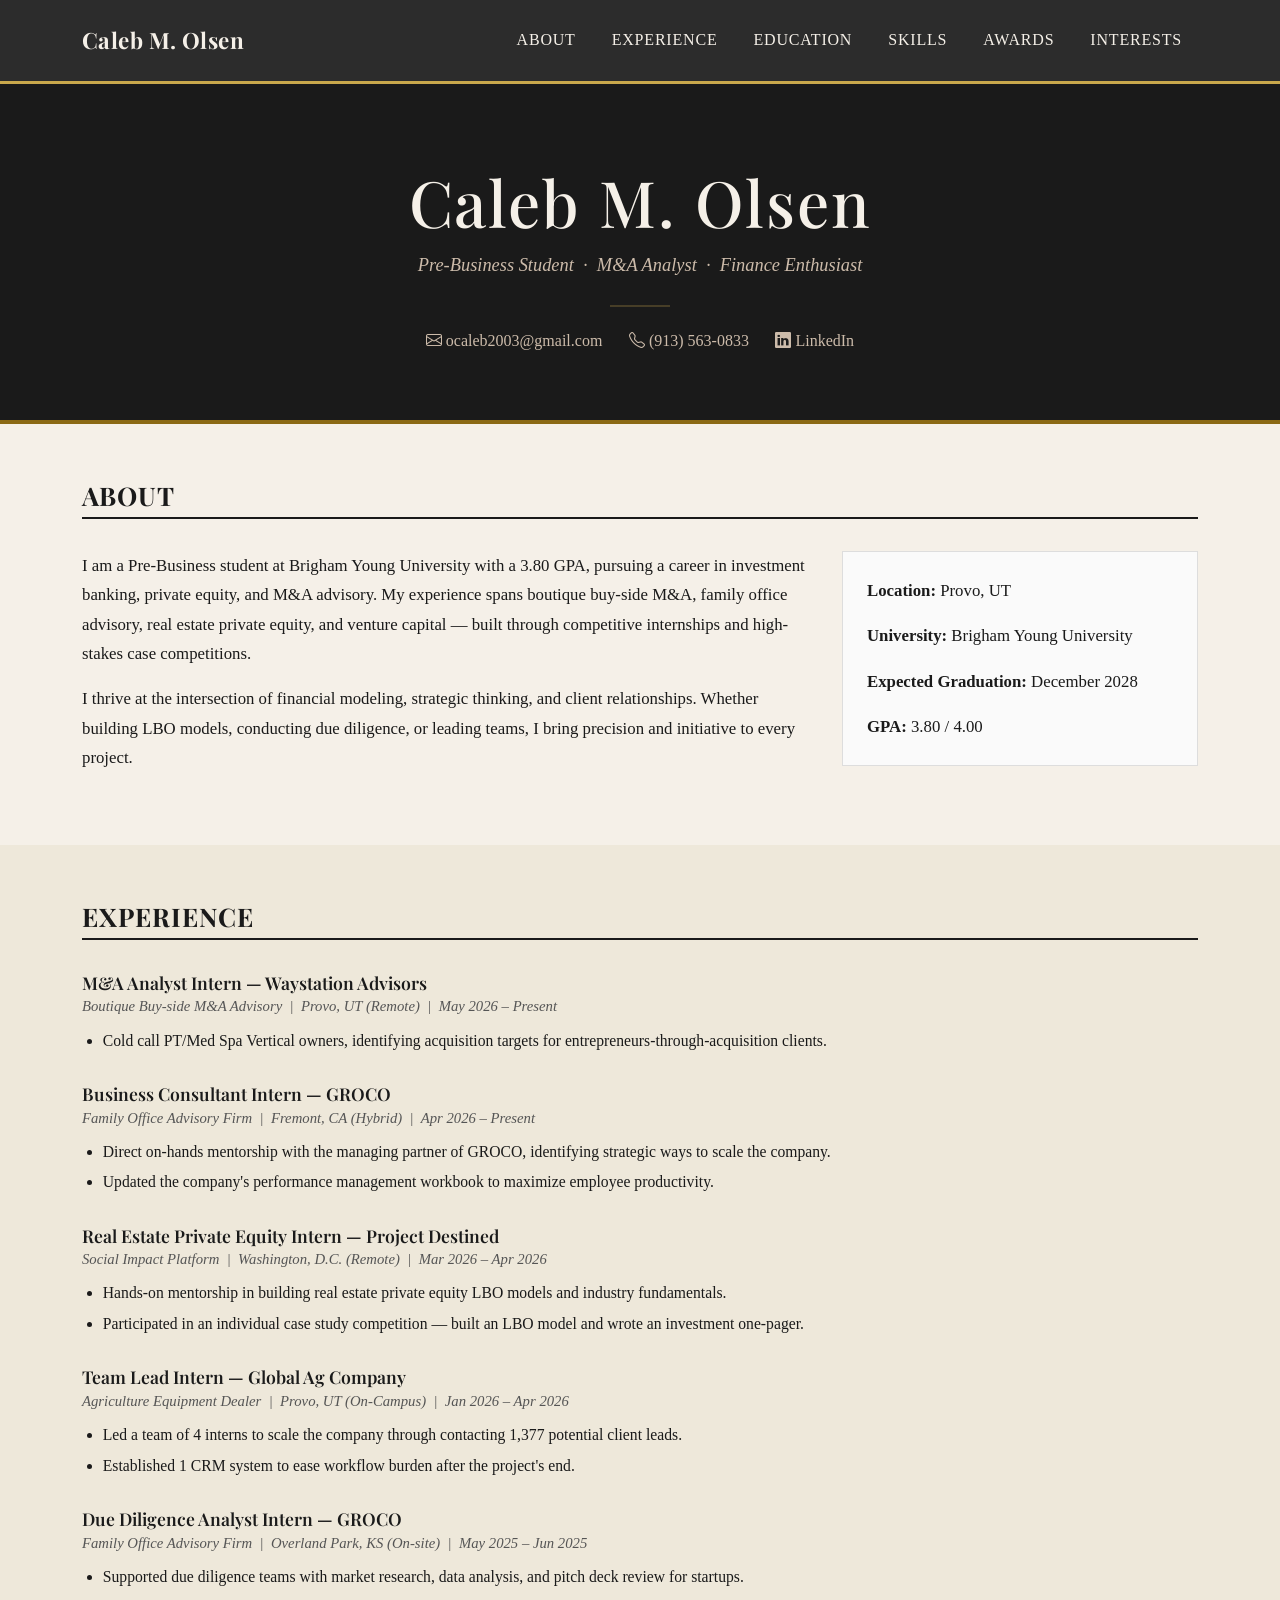
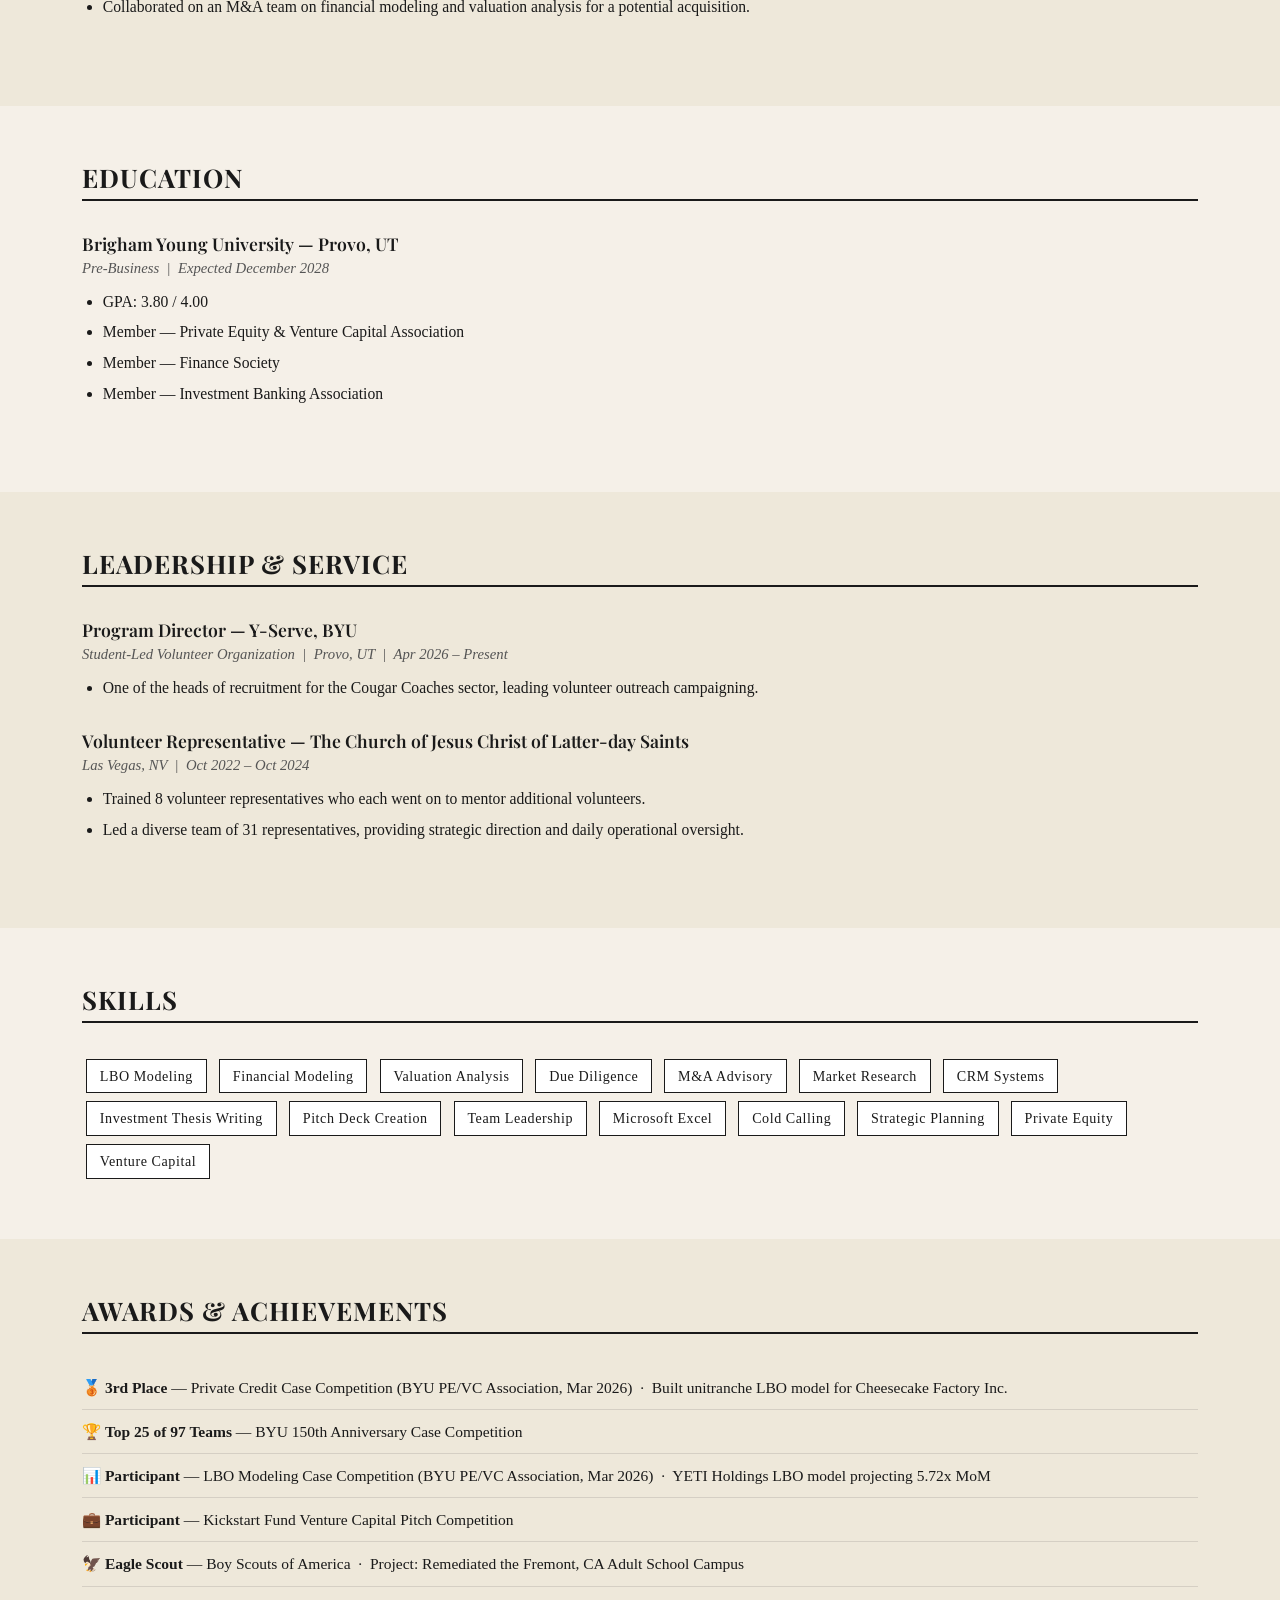
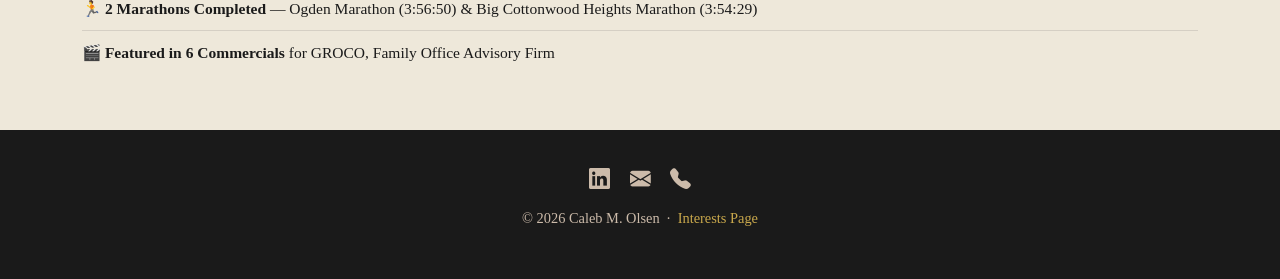
<file: index.html>
<!DOCTYPE html>
<html lang="en">
<head>
  <meta charset="UTF-8" />
  <meta name="viewport" content="width=device-width, initial-scale=1.0" />
  <title>Caleb M. Olsen | Finance & M&A</title>
  <link href="https://cdn.jsdelivr.net/npm/bootstrap@5.3.2/dist/css/bootstrap.min.css" rel="stylesheet" />
  <link href="https://fonts.googleapis.com/css2?family=Playfair+Display:wght@400;600;700&family=EB+Garamond:ital,wght@0,400;0,500;1,400&display=swap" rel="stylesheet" />
  <link href="https://cdn.jsdelivr.net/npm/bootstrap-icons@1.11.1/font/bootstrap-icons.css" rel="stylesheet" />
  <style>
    :root {
      --bg: #f5f0e8;
      --text: #1a1a1a;
      --accent: #c9a84c;
      --muted: #555555;
      --border: #cccccc;
      --light-bg: #eee8da;
      --dark: #1a1a1a;
    }
    * { box-sizing: border-box; margin: 0; padding: 0; }
    body {
      background: var(--bg);
      color: var(--text);
      font-family: 'Times New Roman', Times, Georgia, serif;
      font-size: 1.05rem;
      line-height: 1.75;
    }
    h1, h2, h3, h4, h5 {
      font-family: 'Playfair Display', Georgia, serif;
      color: var(--text);
    }

    /* NAV */
    nav.navbar {
      background: #2c2c2c !important;
      border-bottom: 3px solid #c9a84c;
      padding: 1rem 2rem;
    }
    .navbar-brand {
      font-family: 'Playfair Display', serif;
      font-size: 1.4rem;
      font-weight: 700;
      color: #f5f0e8 !important;
      letter-spacing: 0.02em;
    }
    .nav-link {
      font-family: 'Times New Roman', Times, serif;
      font-size: 1rem;
      color: #f5f0e8 !important;
      letter-spacing: 0.05em;
      text-transform: uppercase;
      padding: 0.4rem 1rem !important;
      border-bottom: 2px solid transparent;
      transition: border-color 0.2s, color 0.2s;
    }
    .nav-link:hover { border-bottom: 2px solid #c9a84c; color: #c9a84c !important; }
    .navbar-toggler { border-color: #c9a84c; }

    /* BANNER / HERO */
    #hero {
      background: #1a1a1a;
      border-bottom: 4px solid #8b6914;
      padding: 5rem 2rem 4rem;
      text-align: center;
    }
    #hero h1 {
      font-size: clamp(2.4rem, 5vw, 4rem);
      letter-spacing: 0.03em;
      margin-bottom: 0.5rem;
      color: #f5f0e8;
    }
    #hero .subtitle {
      font-size: 1.15rem;
      color: #ccbbaa;
      font-style: italic;
      margin-bottom: 1.5rem;
    }
    .hero-divider {
      width: 60px;
      border: none;
      border-top: 2px solid #c9a84c;
      margin: 1.2rem auto;
    }
    .hero-contact a {
      color: #ccbbaa;
      text-decoration: none;
      margin: 0 0.7rem;
      font-size: 1rem;
    }
    .hero-contact a:hover { color: #c9a84c; text-decoration: underline; }

    /* SECTIONS */
    section { padding: 3.5rem 0; }
    section:nth-child(even) { background: var(--light-bg); }
    .section-title {
      font-size: 1.6rem;
      font-weight: 700;
      letter-spacing: 0.04em;
      border-bottom: 2px solid #1a1a1a;
      padding-bottom: 0.4rem;
      margin-bottom: 2rem;
      text-transform: uppercase;
    }

    /* RESUME ENTRIES */
    .resume-entry { margin-bottom: 1.8rem; }
    .resume-entry h5 {
      font-size: 1.1rem;
      font-weight: 600;
      margin-bottom: 0.1rem;
    }
    .resume-meta {
      font-size: 0.92rem;
      color: var(--muted);
      font-style: italic;
      margin-bottom: 0.4rem;
    }
    .resume-entry ul {
      padding-left: 1.3rem;
      margin: 0;
    }
    .resume-entry ul li { margin-bottom: 0.2rem; font-size: 0.98rem; }

    /* SKILLS */
    .skill-badge {
      display: inline-block;
      border: 1px solid #1a1a1a;
      padding: 0.25rem 0.8rem;
      margin: 0.25rem;
      font-size: 0.88rem;
      font-family: 'Times New Roman', Times, serif;
      letter-spacing: 0.04em;
      background: #fff;
    }
    .skill-badge:hover { background: #1a1a1a; color: #f5f0e8; }

    /* AWARDS */
    .award-item {
      padding: 0.5rem 0;
      border-bottom: 1px solid #d5cfc4;
      font-size: 0.97rem;
    }
    .award-item:last-child { border-bottom: none; }

    /* FOOTER */
    footer {
      background: #1a1a1a;
      color: #ccbbaa;
      text-align: center;
      padding: 2rem;
      font-family: 'Times New Roman', Times, serif;
      font-size: 0.9rem;
    }
    footer a { color: #c9a84c; text-decoration: none; }
    footer a:hover { color: #fff; }
    .social-icon { font-size: 1.3rem; margin: 0 0.5rem; color: #ccbbaa; }
    .social-icon:hover { color: #c9a84c; }
  </style>
</head>
<body>

<!-- NAVBAR -->
<nav class="navbar navbar-expand-lg navbar-light sticky-top">
  <div class="container">
    <a class="navbar-brand" href="index.html">Caleb M. Olsen</a>
    <button class="navbar-toggler" type="button" data-bs-toggle="collapse" data-bs-target="#navbarNav">
      <span class="navbar-toggler-icon"></span>
    </button>
    <div class="collapse navbar-collapse justify-content-end" id="navbarNav">
      <ul class="navbar-nav gap-1">
        <li class="nav-item"><a class="nav-link" href="#about">About</a></li>
        <li class="nav-item"><a class="nav-link" href="#experience">Experience</a></li>
        <li class="nav-item"><a class="nav-link" href="#education">Education</a></li>
        <li class="nav-item"><a class="nav-link" href="#skills">Skills</a></li>
        <li class="nav-item"><a class="nav-link" href="#awards">Awards</a></li>
        <li class="nav-item"><a class="nav-link" href="scratch.html">Interests</a></li>
      </ul>
    </div>
  </div>
</nav>

<!-- HERO -->
<section id="hero">
  <h1>Caleb M. Olsen</h1>
  <p class="subtitle">Pre-Business Student &nbsp;·&nbsp; M&A Analyst &nbsp;·&nbsp; Finance Enthusiast</p>
  <hr class="hero-divider" />
  <div class="hero-contact">
    <a href="mailto:ocaleb2003@gmail.com"><i class="bi bi-envelope"></i> ocaleb2003@gmail.com</a>
    <a href="tel:9135630833"><i class="bi bi-telephone"></i> (913) 563-0833</a>
    <a href="https://www.linkedin.com/in/caleb-olsen-09a81924a/" target="_blank"><i class="bi bi-linkedin"></i> LinkedIn</a>
  </div>
</section>

<!-- ABOUT -->
<section id="about">
  <div class="container">
    <h2 class="section-title">About</h2>
    <div class="row">
      <div class="col-lg-8">
        <p>
          I am a Pre-Business student at Brigham Young University with a 3.80 GPA, pursuing a career in investment banking, private equity, and M&A advisory. My experience spans boutique buy-side M&A, family office advisory, real estate private equity, and venture capital — built through competitive internships and high-stakes case competitions.
        </p>
        <p>
          I thrive at the intersection of financial modeling, strategic thinking, and client relationships. Whether building LBO models, conducting due diligence, or leading teams, I bring precision and initiative to every project.
        </p>
      </div>
      <div class="col-lg-4 mt-3 mt-lg-0">
        <div style="border:1px solid #ddd; padding:1.5rem; background:#fafafa;">
          <p><strong>Location:</strong> Provo, UT</p>
          <p><strong>University:</strong> Brigham Young University</p>
          <p><strong>Expected Graduation:</strong> December 2028</p>
          <p class="mb-0"><strong>GPA:</strong> 3.80 / 4.00</p>
        </div>
      </div>
    </div>
  </div>
</section>

<!-- EXPERIENCE -->
<section id="experience">
  <div class="container">
    <h2 class="section-title">Experience</h2>

    <div class="resume-entry">
      <h5>M&A Analyst Intern — Waystation Advisors</h5>
      <div class="resume-meta">Boutique Buy-side M&A Advisory &nbsp;|&nbsp; Provo, UT (Remote) &nbsp;|&nbsp; May 2026 – Present</div>
      <ul>
        <li>Cold call PT/Med Spa Vertical owners, identifying acquisition targets for entrepreneurs-through-acquisition clients.</li>
      </ul>
    </div>

    <div class="resume-entry">
      <h5>Business Consultant Intern — GROCO</h5>
      <div class="resume-meta">Family Office Advisory Firm &nbsp;|&nbsp; Fremont, CA (Hybrid) &nbsp;|&nbsp; Apr 2026 – Present</div>
      <ul>
        <li>Direct on-hands mentorship with the managing partner of GROCO, identifying strategic ways to scale the company.</li>
        <li>Updated the company's performance management workbook to maximize employee productivity.</li>
      </ul>
    </div>

    <div class="resume-entry">
      <h5>Real Estate Private Equity Intern — Project Destined</h5>
      <div class="resume-meta">Social Impact Platform &nbsp;|&nbsp; Washington, D.C. (Remote) &nbsp;|&nbsp; Mar 2026 – Apr 2026</div>
      <ul>
        <li>Hands-on mentorship in building real estate private equity LBO models and industry fundamentals.</li>
        <li>Participated in an individual case study competition — built an LBO model and wrote an investment one-pager.</li>
      </ul>
    </div>

    <div class="resume-entry">
      <h5>Team Lead Intern — Global Ag Company</h5>
      <div class="resume-meta">Agriculture Equipment Dealer &nbsp;|&nbsp; Provo, UT (On-Campus) &nbsp;|&nbsp; Jan 2026 – Apr 2026</div>
      <ul>
        <li>Led a team of 4 interns to scale the company through contacting 1,377 potential client leads.</li>
        <li>Established 1 CRM system to ease workflow burden after the project's end.</li>
      </ul>
    </div>

    <div class="resume-entry">
      <h5>Due Diligence Analyst Intern — GROCO</h5>
      <div class="resume-meta">Family Office Advisory Firm &nbsp;|&nbsp; Overland Park, KS (On-site) &nbsp;|&nbsp; May 2025 – Jun 2025</div>
      <ul>
        <li>Supported due diligence teams with market research, data analysis, and pitch deck review for startups.</li>
        <li>Collaborated on an M&A team on financial modeling and valuation analysis for a potential acquisition.</li>
      </ul>
    </div>
  </div>
</section>

<!-- EDUCATION -->
<section id="education">
  <div class="container">
    <h2 class="section-title">Education</h2>
    <div class="resume-entry">
      <h5>Brigham Young University — Provo, UT</h5>
      <div class="resume-meta">Pre-Business &nbsp;|&nbsp; Expected December 2028</div>
      <ul>
        <li>GPA: 3.80 / 4.00</li>
        <li>Member — Private Equity &amp; Venture Capital Association</li>
        <li>Member — Finance Society</li>
        <li>Member — Investment Banking Association</li>
      </ul>
    </div>
  </div>
</section>

<!-- LEADERSHIP -->
<section id="leadership">
  <div class="container">
    <h2 class="section-title">Leadership &amp; Service</h2>

    <div class="resume-entry">
      <h5>Program Director — Y-Serve, BYU</h5>
      <div class="resume-meta">Student-Led Volunteer Organization &nbsp;|&nbsp; Provo, UT &nbsp;|&nbsp; Apr 2026 – Present</div>
      <ul>
        <li>One of the heads of recruitment for the Cougar Coaches sector, leading volunteer outreach campaigning.</li>
      </ul>
    </div>

    <div class="resume-entry">
      <h5>Volunteer Representative — The Church of Jesus Christ of Latter-day Saints</h5>
      <div class="resume-meta">Las Vegas, NV &nbsp;|&nbsp; Oct 2022 – Oct 2024</div>
      <ul>
        <li>Trained 8 volunteer representatives who each went on to mentor additional volunteers.</li>
        <li>Led a diverse team of 31 representatives, providing strategic direction and daily operational oversight.</li>
      </ul>
    </div>
  </div>
</section>

<!-- SKILLS -->
<section id="skills">
  <div class="container">
    <h2 class="section-title">Skills</h2>
    <div>
      <span class="skill-badge">LBO Modeling</span>
      <span class="skill-badge">Financial Modeling</span>
      <span class="skill-badge">Valuation Analysis</span>
      <span class="skill-badge">Due Diligence</span>
      <span class="skill-badge">M&A Advisory</span>
      <span class="skill-badge">Market Research</span>
      <span class="skill-badge">CRM Systems</span>
      <span class="skill-badge">Investment Thesis Writing</span>
      <span class="skill-badge">Pitch Deck Creation</span>
      <span class="skill-badge">Team Leadership</span>
      <span class="skill-badge">Microsoft Excel</span>
      <span class="skill-badge">Cold Calling</span>
      <span class="skill-badge">Strategic Planning</span>
      <span class="skill-badge">Private Equity</span>
      <span class="skill-badge">Venture Capital</span>
    </div>
  </div>
</section>

<!-- AWARDS -->
<section id="awards">
  <div class="container">
    <h2 class="section-title">Awards &amp; Achievements</h2>
    <div class="award-item">🥉 <strong>3rd Place</strong> — Private Credit Case Competition (BYU PE/VC Association, Mar 2026) &nbsp;·&nbsp; Built unitranche LBO model for Cheesecake Factory Inc.</div>
    <div class="award-item">🏆 <strong>Top 25 of 97 Teams</strong> — BYU 150th Anniversary Case Competition</div>
    <div class="award-item">📊 <strong>Participant</strong> — LBO Modeling Case Competition (BYU PE/VC Association, Mar 2026) &nbsp;·&nbsp; YETI Holdings LBO model projecting 5.72x MoM</div>
    <div class="award-item">💼 <strong>Participant</strong> — Kickstart Fund Venture Capital Pitch Competition</div>
    <div class="award-item">🦅 <strong>Eagle Scout</strong> — Boy Scouts of America &nbsp;·&nbsp; Project: Remediated the Fremont, CA Adult School Campus</div>
    <div class="award-item">🏃 <strong>2 Marathons Completed</strong> — Ogden Marathon (3:56:50) &amp; Big Cottonwood Heights Marathon (3:54:29)</div>
    <div class="award-item">🎬 <strong>Featured in 6 Commercials</strong> for GROCO, Family Office Advisory Firm</div>
  </div>
</section>

<!-- FOOTER -->
<footer>
  <p class="mb-2">
    <a href="https://www.linkedin.com/in/caleb-olsen-09a81924a/" target="_blank" class="social-icon"><i class="bi bi-linkedin"></i></a>
    <a href="mailto:ocaleb2003@gmail.com" class="social-icon"><i class="bi bi-envelope-fill"></i></a>
    <a href="tel:9135630833" class="social-icon"><i class="bi bi-telephone-fill"></i></a>
  </p>
  <p>&copy; 2026 Caleb M. Olsen &nbsp;·&nbsp; <a href="scratch.html">Interests Page</a></p>
</footer>

<script src="https://cdn.jsdelivr.net/npm/bootstrap@5.3.2/dist/js/bootstrap.bundle.min.js"></script>
</body>
</html>
</file>
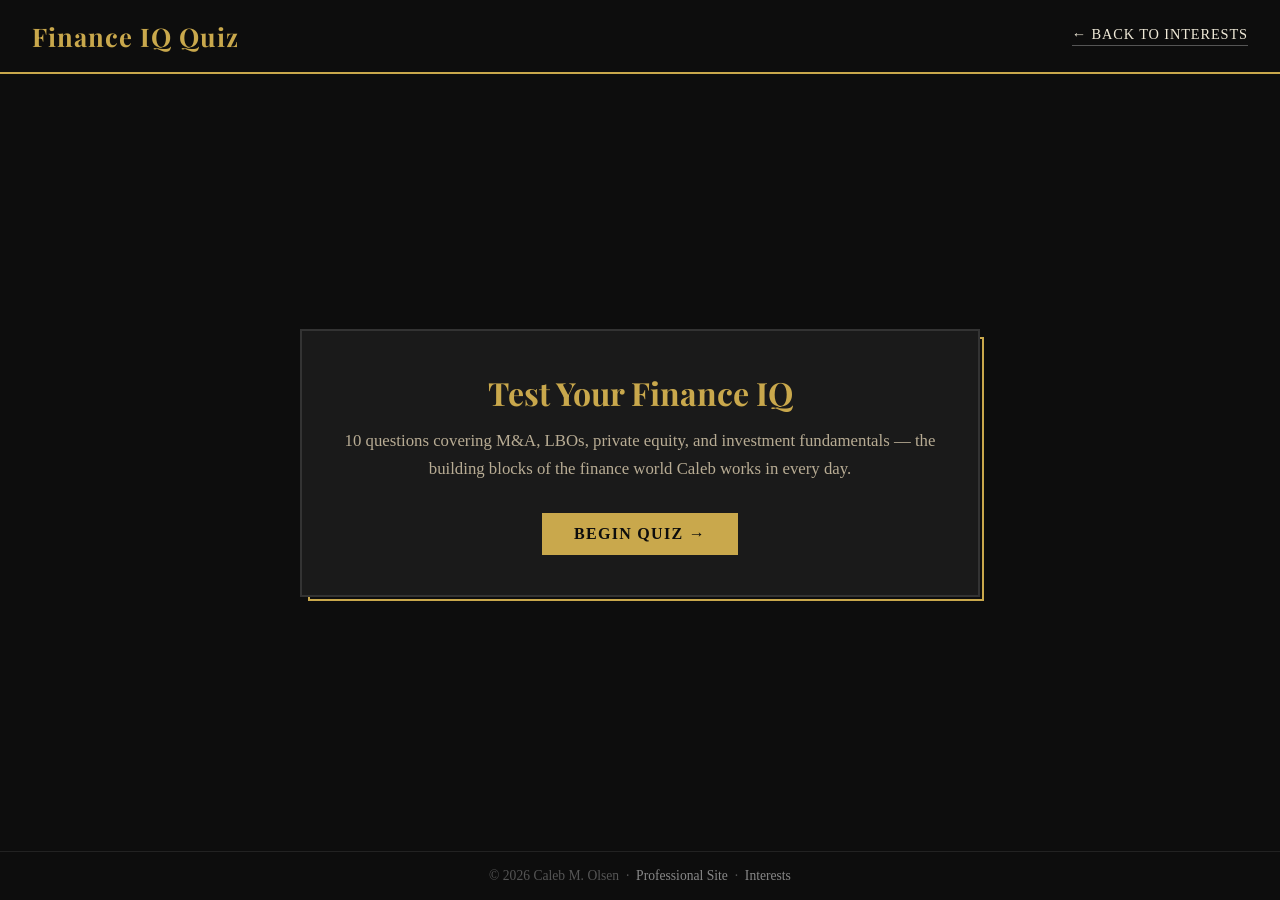
<file: app.html>
<!DOCTYPE html>
<html lang="en">
<head>
  <meta charset="UTF-8" />
  <meta name="viewport" content="width=device-width, initial-scale=1.0" />
  <title>Finance IQ Quiz — Caleb M. Olsen</title>
  <style>
    /* ===== ALL STYLES IN ONE PAGE ===== */
    @import url('https://fonts.googleapis.com/css2?family=Playfair+Display:wght@700&family=EB+Garamond:ital,wght@0,400;0,500;1,400&display=swap');

    *, *::before, *::after { box-sizing: border-box; margin: 0; padding: 0; }

    body {
      font-family: 'Times New Roman', Times, Georgia, serif;
      background: #0d0d0d;
      color: #f0ead8;
      min-height: 100vh;
      display: flex;
      flex-direction: column;
    }

    header {
      background: #0d0d0d;
      border-bottom: 2px solid #c9a84c;
      padding: 1.2rem 2rem;
      display: flex;
      align-items: center;
      justify-content: space-between;
      flex-wrap: wrap;
      gap: 0.5rem;
    }
    header h1 {
      font-family: 'Playfair Display', Georgia, serif;
      font-size: 1.6rem;
      color: #c9a84c;
      letter-spacing: 0.04em;
    }
    header a {
      color: #f0ead8;
      text-decoration: none;
      font-size: 0.9rem;
      letter-spacing: 0.06em;
      text-transform: uppercase;
      border-bottom: 1px solid #555;
      padding-bottom: 2px;
    }
    header a:hover { border-color: #c9a84c; color: #c9a84c; }

    main {
      flex: 1;
      display: flex;
      align-items: center;
      justify-content: center;
      padding: 2rem 1rem;
    }

    .quiz-card {
      background: #1a1a1a;
      border: 2px solid #333;
      max-width: 680px;
      width: 100%;
      padding: 2.5rem;
      position: relative;
    }

    .quiz-card::before {
      content: '';
      position: absolute;
      top: 6px; left: 6px; right: -6px; bottom: -6px;
      border: 2px solid #c9a84c;
      z-index: -1;
      pointer-events: none;
    }

    /* START SCREEN */
    #start-screen { text-align: center; }
    #start-screen h2 {
      font-family: 'Playfair Display', Georgia, serif;
      font-size: 2rem;
      color: #c9a84c;
      margin-bottom: 0.8rem;
    }
    #start-screen p {
      font-size: 1.05rem;
      color: #b8ac94;
      margin-bottom: 1.8rem;
      line-height: 1.7;
    }

    /* QUESTION SCREEN */
    #question-screen { display: none; }
    .progress-bar-wrap {
      background: #333;
      height: 4px;
      border-radius: 2px;
      margin-bottom: 1.5rem;
    }
    .progress-bar-fill {
      height: 4px;
      background: #c9a84c;
      border-radius: 2px;
      transition: width 0.4s ease;
    }
    .q-meta {
      font-size: 0.85rem;
      color: #888;
      letter-spacing: 0.08em;
      text-transform: uppercase;
      margin-bottom: 0.5rem;
    }
    .q-text {
      font-family: 'Playfair Display', Georgia, serif;
      font-size: 1.35rem;
      color: #f0ead8;
      line-height: 1.5;
      margin-bottom: 1.5rem;
    }
    .options { display: flex; flex-direction: column; gap: 0.7rem; }
    .option-btn {
      background: #111;
      border: 1.5px solid #444;
      color: #e8e0cc;
      font-family: 'Times New Roman', Times, serif;
      font-size: 1rem;
      padding: 0.75rem 1.2rem;
      text-align: left;
      cursor: pointer;
      letter-spacing: 0.02em;
      transition: background 0.15s, border-color 0.15s, color 0.15s;
    }
    .option-btn:hover:not(:disabled) {
      background: #222;
      border-color: #c9a84c;
      color: #c9a84c;
    }
    .option-btn.correct {
      background: #1a3a1a;
      border-color: #4caf50;
      color: #81c784;
    }
    .option-btn.wrong {
      background: #3a1a1a;
      border-color: #e57373;
      color: #e57373;
    }
    .option-btn:disabled { cursor: default; }

    .feedback-box {
      margin-top: 1.2rem;
      padding: 1rem;
      border-left: 3px solid #c9a84c;
      background: #111;
      font-size: 0.95rem;
      color: #ccc;
      line-height: 1.6;
      min-height: 60px;
    }
    .feedback-box strong { color: #c9a84c; }

    /* RESULT SCREEN */
    #result-screen { display: none; text-align: center; }
    #result-screen h2 {
      font-family: 'Playfair Display', Georgia, serif;
      font-size: 2rem;
      color: #c9a84c;
      margin-bottom: 0.5rem;
    }
    .score-big {
      font-family: 'Playfair Display', Georgia, serif;
      font-size: 4rem;
      color: #f0ead8;
      line-height: 1;
      margin: 0.8rem 0;
    }
    .score-label {
      font-size: 1rem;
      color: #888;
      margin-bottom: 1.2rem;
    }
    .result-grade {
      font-size: 1.15rem;
      color: #b8ac94;
      font-style: italic;
      margin-bottom: 2rem;
      line-height: 1.7;
    }

    /* SHARED BUTTON */
    .btn-gold {
      background: #c9a84c;
      color: #0d0d0d;
      border: none;
      font-family: 'Times New Roman', Times, serif;
      font-size: 1rem;
      font-weight: bold;
      letter-spacing: 0.08em;
      text-transform: uppercase;
      padding: 0.75rem 2rem;
      cursor: pointer;
      transition: background 0.2s, transform 0.1s;
    }
    .btn-gold:hover { background: #d4b55a; transform: translateY(-1px); }
    .btn-gold:active { transform: translateY(0); }

    .next-btn {
      display: none;
      margin-top: 1rem;
    }

    footer {
      background: #0d0d0d;
      border-top: 1px solid #222;
      text-align: center;
      padding: 1rem;
      font-size: 0.85rem;
      color: #555;
    }
    footer a { color: #888; text-decoration: none; }
    footer a:hover { color: #c9a84c; }
  </style>
</head>
<body>

<header>
  <h1>Finance IQ Quiz</h1>
  <a href="scratch.html">← Back to Interests</a>
</header>

<main>
  <div class="quiz-card">

    <!-- START SCREEN -->
    <div id="start-screen">
      <h2>Test Your Finance IQ</h2>
      <p>
        10 questions covering M&amp;A, LBOs, private equity, and investment fundamentals —
        the building blocks of the finance world Caleb works in every day.
      </p>
      <button class="btn-gold" onclick="startQuiz()">Begin Quiz →</button>
    </div>

    <!-- QUESTION SCREEN -->
    <div id="question-screen">
      <div class="progress-bar-wrap">
        <div class="progress-bar-fill" id="progress-bar"></div>
      </div>
      <div class="q-meta" id="q-meta">Question 1 of 10</div>
      <div class="q-text" id="q-text"></div>
      <div class="options" id="options"></div>
      <div class="feedback-box" id="feedback" style="display:none;"></div>
      <button class="btn-gold next-btn" id="next-btn" onclick="nextQuestion()">Next Question →</button>
    </div>

    <!-- RESULT SCREEN -->
    <div id="result-screen">
      <h2>Quiz Complete!</h2>
      <div class="score-big" id="final-score"></div>
      <div class="score-label">out of 10 correct</div>
      <div class="result-grade" id="result-grade"></div>
      <button class="btn-gold" onclick="restartQuiz()">Retake Quiz</button>
    </div>

  </div>
</main>

<footer>
  <p>&copy; 2026 Caleb M. Olsen &nbsp;·&nbsp; <a href="index.html">Professional Site</a> &nbsp;·&nbsp; <a href="scratch.html">Interests</a></p>
</footer>

<script>
  const questions = [
    {
      q: "In an LBO (Leveraged Buyout), what does 'leverage' primarily refer to?",
      options: ["The negotiating power of the acquirer", "Debt used to finance the majority of the purchase price", "The size of the management team", "The target company's market share"],
      answer: 1,
      explanation: "<strong>Debt financing</strong> is the defining feature of an LBO. Typically 60–80% of the purchase price is funded with debt, amplifying equity returns if the company performs well."
    },
    {
      q: "What does 'EBITDA' stand for?",
      options: ["Earnings Before Income, Tax, Depreciation, and Amortization", "Equity Before Interest, Tax, Dividends, and Assets", "Earnings Basis Including Total Depreciation Adjustments", "Estimated Business Income to Determine Acquisition"],
      answer: 0,
      explanation: "<strong>EBITDA</strong> — Earnings Before Interest, Taxes, Depreciation, and Amortization — is a core metric in M&A used to approximate a company's operating cash flow."
    },
    {
      q: "In M&A, what is a 'buy-side' advisor's primary role?",
      options: ["Representing the company being acquired", "Helping a buyer identify and acquire target companies", "Underwriting IPO shares for investors", "Auditing target company financial statements"],
      answer: 1,
      explanation: "A <strong>buy-side advisor</strong> works on behalf of the acquirer — identifying targets, performing valuation, and structuring the deal. Caleb works at Waystation Advisors, a boutique buy-side M&A firm."
    },
    {
      q: "What is a 'unitranche' loan structure in private credit?",
      options: ["A loan secured only by real estate collateral", "A single blended loan combining senior and subordinated debt", "A revolving credit facility for working capital", "Equity financing structured as debt"],
      answer: 1,
      explanation: "A <strong>unitranche</strong> structure combines senior and junior debt into one loan at a blended rate — simplifying the capital stack. Caleb built a unitranche LBO model for Cheesecake Factory in a case competition."
    },
    {
      q: "What does 'MoM' mean in private equity returns?",
      options: ["Month-over-Month revenue growth", "Multiple on Invested Capital (Money-on-Money)", "Management-over-Market pricing", "Minimum Operating Margin"],
      answer: 1,
      explanation: "<strong>MoM (Multiple on Money)</strong> measures how many times an investor got back their invested capital. A 5.72x MoM means $1 invested returned $5.72 — the figure Caleb projected in his YETI LBO model."
    },
    {
      q: "In a Discounted Cash Flow (DCF) model, what is the 'terminal value'?",
      options: ["The value of the company if it goes bankrupt", "The present value of all cash flows beyond the explicit forecast period", "The final year's EBITDA times a multiple", "The book value of assets at the end of the model"],
      answer: 1,
      explanation: "<strong>Terminal value</strong> captures the value of a business beyond the projection period (usually 5 years). It often represents 60–80% of total DCF value."
    },
    {
      q: "What is 'due diligence' in an M&A context?",
      options: ["The formal signing of a merger agreement", "A thorough investigation of a target company before completing a deal", "Filing required government documents post-acquisition", "Calculating post-merger synergies"],
      answer: 1,
      explanation: "<strong>Due diligence</strong> is the buyer's deep dive into the target — reviewing financials, legal, operations, and market position — to confirm assumptions before closing the deal."
    },
    {
      q: "A company trading at '10x EBITDA' means:",
      options: ["Its revenue is 10 times its operating costs", "Its enterprise value is 10 times its annual EBITDA", "It has 10% EBITDA margin", "It grew EBITDA by 10x in the past year"],
      answer: 1,
      explanation: "An <strong>EV/EBITDA multiple</strong> of 10x means the market values the entire enterprise at 10 times its annual EBITDA. This is a core valuation metric in M&A and LBO analysis."
    },
    {
      q: "What is a CRM system used for in a business context?",
      options: ["Credit Risk Modeling for loan applications", "Managing relationships and interactions with clients and prospects", "Corporate Restructuring Methodology for turnarounds", "Calculating Return Metrics in private equity"],
      answer: 1,
      explanation: "A <strong>CRM (Customer Relationship Management)</strong> system tracks leads, communications, and deals. Caleb built one for Global Ag Company to manage 1,377 client leads and ease workflow."
    },
    {
      q: "In venture capital, a 'pitch deck' is primarily used to:",
      options: ["Document post-investment financial reporting", "Present a company's business plan and opportunity to potential investors", "Outline the legal structure of a fund", "Calculate carried interest for fund managers"],
      answer: 1,
      explanation: "A <strong>pitch deck</strong> is a presentation — typically 10–15 slides — that a startup or investment team uses to communicate their opportunity, market, team, and financials to investors."
    }
  ];

  let currentQ = 0;
  let score = 0;
  let answered = false;

  function startQuiz() {
    currentQ = 0;
    score = 0;
    document.getElementById('start-screen').style.display = 'none';
    document.getElementById('result-screen').style.display = 'none';
    document.getElementById('question-screen').style.display = 'block';
    renderQuestion();
  }

  function renderQuestion() {
    answered = false;
    const q = questions[currentQ];
    document.getElementById('q-meta').textContent = `Question ${currentQ + 1} of ${questions.length}`;
    document.getElementById('q-text').textContent = q.q;
    document.getElementById('progress-bar').style.width = `${(currentQ / questions.length) * 100}%`;

    const optionsEl = document.getElementById('options');
    optionsEl.innerHTML = '';
    q.options.forEach((opt, i) => {
      const btn = document.createElement('button');
      btn.className = 'option-btn';
      btn.textContent = opt;
      btn.onclick = () => selectAnswer(i);
      optionsEl.appendChild(btn);
    });

    document.getElementById('feedback').style.display = 'none';
    document.getElementById('feedback').innerHTML = '';
    document.getElementById('next-btn').style.display = 'none';
  }

  function selectAnswer(index) {
    if (answered) return;
    answered = true;
    const q = questions[currentQ];
    const buttons = document.querySelectorAll('.option-btn');

    buttons.forEach((btn, i) => {
      btn.disabled = true;
      if (i === q.answer) btn.classList.add('correct');
      else if (i === index) btn.classList.add('wrong');
    });

    if (index === q.answer) score++;

    const fb = document.getElementById('feedback');
    fb.innerHTML = (index === q.answer ? '✓ Correct! &nbsp;' : '✗ Not quite. &nbsp;') + q.explanation;
    fb.style.display = 'block';

    const nextBtn = document.getElementById('next-btn');
    nextBtn.style.display = 'inline-block';
    nextBtn.textContent = currentQ < questions.length - 1 ? 'Next Question →' : 'See Results →';
  }

  function nextQuestion() {
    currentQ++;
    if (currentQ < questions.length) {
      renderQuestion();
    } else {
      showResults();
    }
  }

  function showResults() {
    document.getElementById('question-screen').style.display = 'none';
    document.getElementById('result-screen').style.display = 'block';
    document.getElementById('final-score').textContent = score;
    document.getElementById('progress-bar').style.width = '100%';

    let grade = '';
    if (score === 10) grade = "Perfect score — you think like an analyst. Wall Street awaits.";
    else if (score >= 8) grade = "Strong performance. You clearly understand the fundamentals of finance and M&A.";
    else if (score >= 6) grade = "Solid foundation. A few more case competitions and you'll be there.";
    else if (score >= 4) grade = "Decent start — keep studying. The building blocks of LBO modeling will click soon.";
    else grade = "Keep grinding. Every great analyst started somewhere — revisit the concepts and try again.";

    document.getElementById('result-grade').textContent = grade;
  }

  function restartQuiz() {
    startQuiz();
  }
</script>

</body>
</html>
</file>
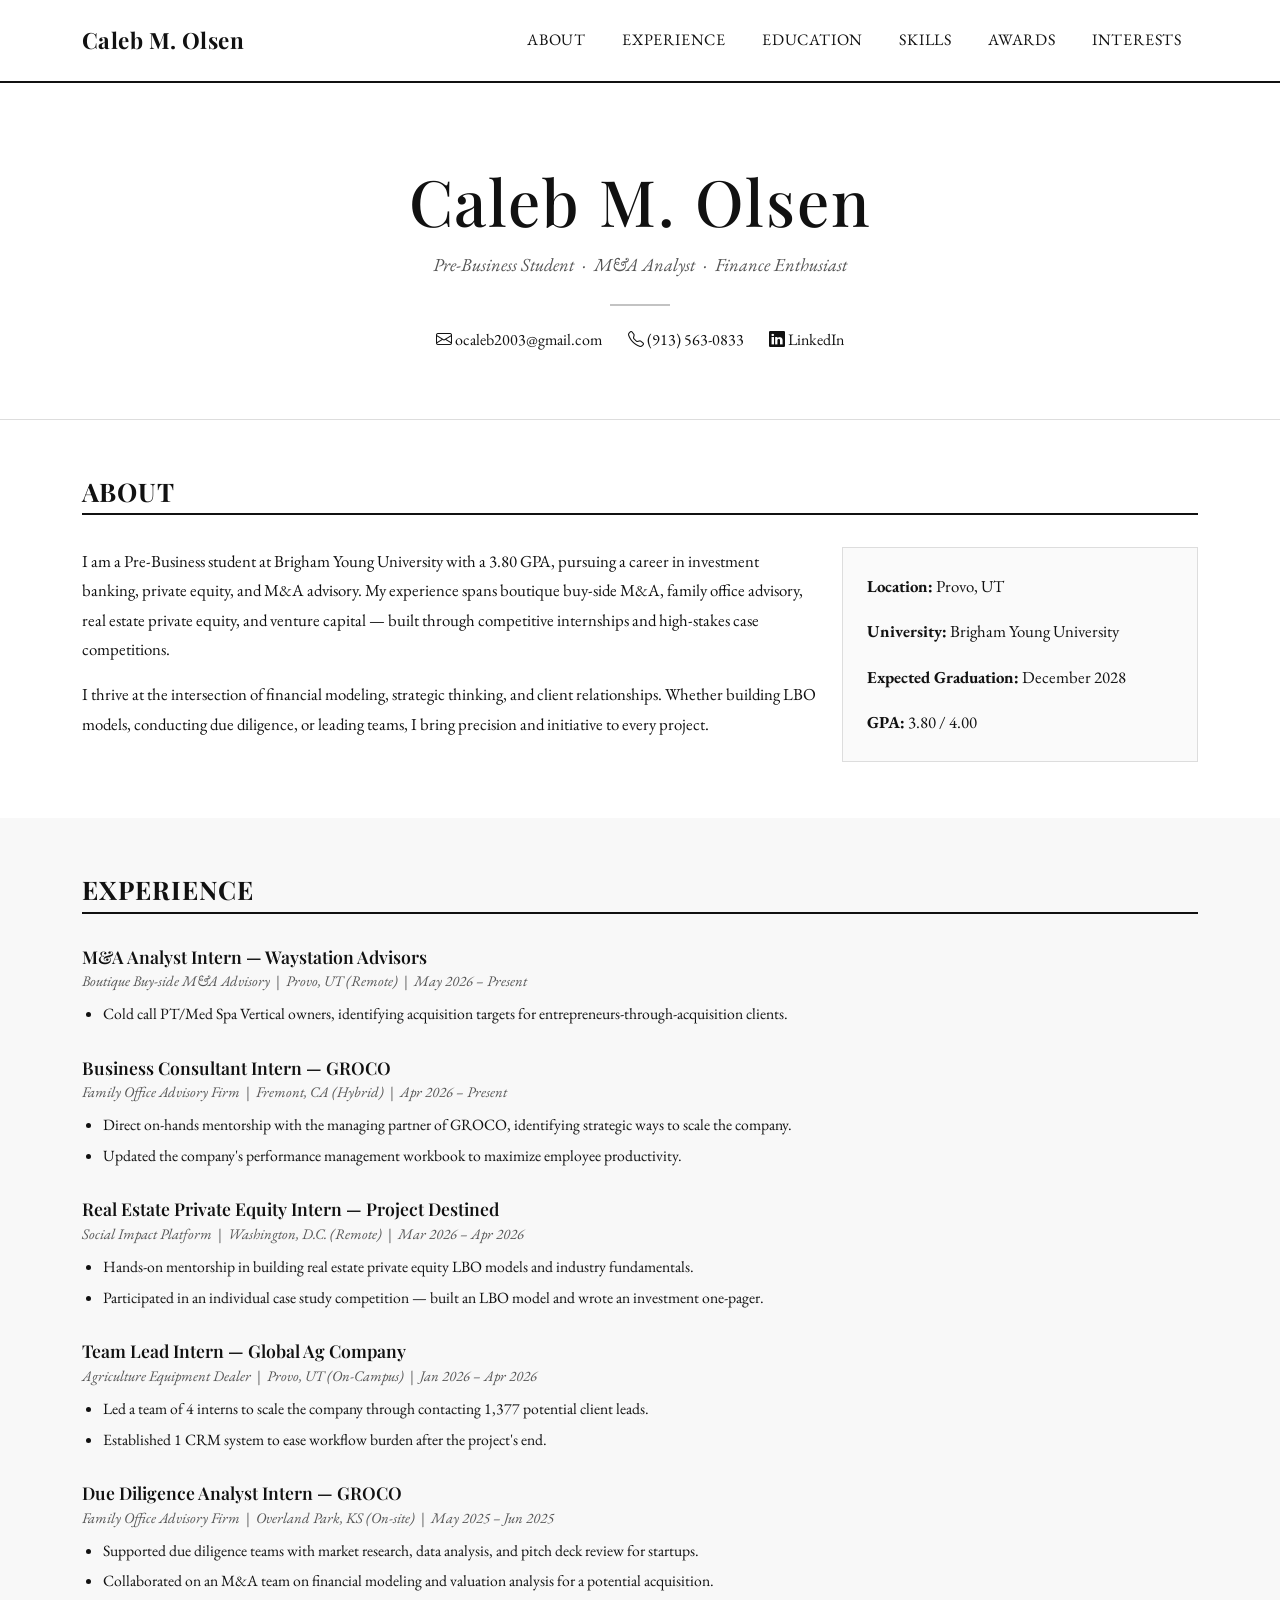
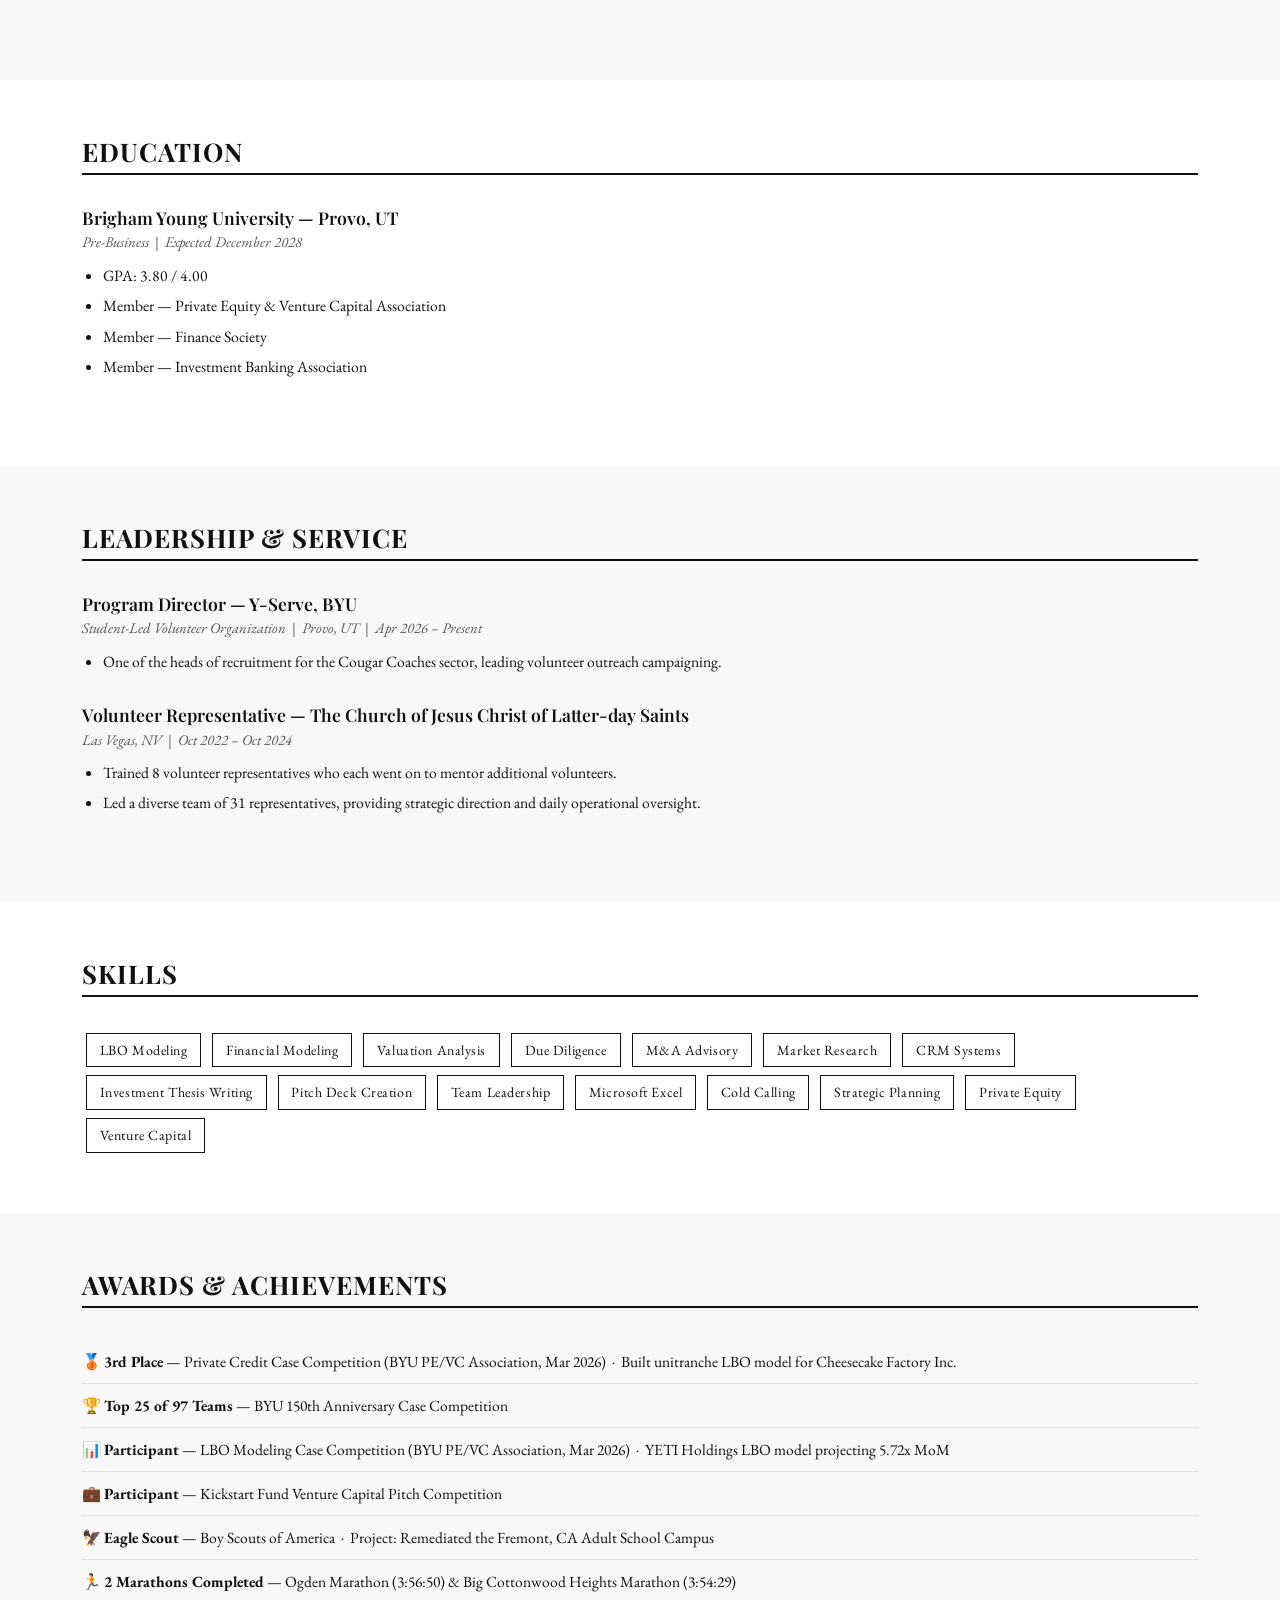
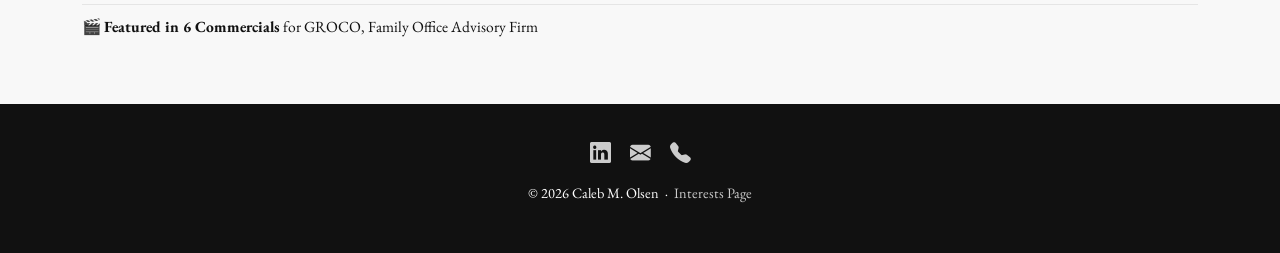
<file: index-2.html>
<!DOCTYPE html>
<html lang="en">
<head>
  <meta charset="UTF-8" />
  <meta name="viewport" content="width=device-width, initial-scale=1.0" />
  <title>Caleb M. Olsen | Finance & M&A</title>
  <link href="https://cdn.jsdelivr.net/npm/bootstrap@5.3.2/dist/css/bootstrap.min.css" rel="stylesheet" />
  <link href="https://fonts.googleapis.com/css2?family=Playfair+Display:wght@400;600;700&family=EB+Garamond:ital,wght@0,400;0,500;1,400&display=swap" rel="stylesheet" />
  <link href="https://cdn.jsdelivr.net/npm/bootstrap-icons@1.11.1/font/bootstrap-icons.css" rel="stylesheet" />
  <style>
    :root {
      --bg: #ffffff;
      --text: #111111;
      --accent: #111111;
      --muted: #555555;
      --border: #cccccc;
      --light-bg: #f8f8f8;
    }
    * { box-sizing: border-box; margin: 0; padding: 0; }
    body {
      background: var(--bg);
      color: var(--text);
      font-family: 'EB Garamond', Georgia, serif;
      font-size: 1.05rem;
      line-height: 1.75;
    }
    h1, h2, h3, h4, h5 {
      font-family: 'Playfair Display', Georgia, serif;
      color: var(--text);
    }

    /* NAV */
    nav.navbar {
      background: #ffffff !important;
      border-bottom: 2px solid #111;
      padding: 1rem 2rem;
    }
    .navbar-brand {
      font-family: 'Playfair Display', serif;
      font-size: 1.4rem;
      font-weight: 700;
      color: #111 !important;
      letter-spacing: 0.02em;
    }
    .nav-link {
      font-family: 'EB Garamond', serif;
      font-size: 1rem;
      color: #111 !important;
      letter-spacing: 0.05em;
      text-transform: uppercase;
      padding: 0.4rem 1rem !important;
      border-bottom: 2px solid transparent;
      transition: border-color 0.2s;
    }
    .nav-link:hover { border-bottom: 2px solid #111; }

    /* HERO */
    #hero {
      background: #ffffff;
      border-bottom: 1px solid #ddd;
      padding: 5rem 2rem 4rem;
      text-align: center;
    }
    #hero h1 {
      font-size: clamp(2.4rem, 5vw, 4rem);
      letter-spacing: 0.03em;
      margin-bottom: 0.5rem;
    }
    #hero .subtitle {
      font-size: 1.15rem;
      color: var(--muted);
      font-style: italic;
      margin-bottom: 1.5rem;
    }
    .hero-divider {
      width: 60px;
      border: none;
      border-top: 2px solid #111;
      margin: 1.2rem auto;
    }
    .hero-contact a {
      color: #111;
      text-decoration: none;
      margin: 0 0.7rem;
      font-size: 1rem;
    }
    .hero-contact a:hover { text-decoration: underline; }

    /* SECTIONS */
    section { padding: 3.5rem 0; }
    section:nth-child(even) { background: var(--light-bg); }
    .section-title {
      font-size: 1.6rem;
      font-weight: 700;
      letter-spacing: 0.04em;
      border-bottom: 2px solid #111;
      padding-bottom: 0.4rem;
      margin-bottom: 2rem;
      text-transform: uppercase;
    }

    /* RESUME ENTRIES */
    .resume-entry { margin-bottom: 1.8rem; }
    .resume-entry h5 {
      font-size: 1.1rem;
      font-weight: 600;
      margin-bottom: 0.1rem;
    }
    .resume-meta {
      font-size: 0.92rem;
      color: var(--muted);
      font-style: italic;
      margin-bottom: 0.4rem;
    }
    .resume-entry ul {
      padding-left: 1.3rem;
      margin: 0;
    }
    .resume-entry ul li { margin-bottom: 0.2rem; font-size: 0.98rem; }

    /* SKILLS */
    .skill-badge {
      display: inline-block;
      border: 1px solid #111;
      padding: 0.25rem 0.8rem;
      margin: 0.25rem;
      font-size: 0.88rem;
      font-family: 'EB Garamond', serif;
      letter-spacing: 0.04em;
    }

    /* AWARDS */
    .award-item {
      padding: 0.5rem 0;
      border-bottom: 1px solid #e5e5e5;
      font-size: 0.97rem;
    }
    .award-item:last-child { border-bottom: none; }

    /* FOOTER */
    footer {
      background: #111;
      color: #fff;
      text-align: center;
      padding: 2rem;
      font-family: 'EB Garamond', serif;
      font-size: 0.9rem;
    }
    footer a { color: #ccc; text-decoration: none; }
    footer a:hover { color: #fff; }
    .social-icon { font-size: 1.3rem; margin: 0 0.5rem; color: #ccc; }
    .social-icon:hover { color: #fff; }
  </style>
</head>
<body>

<!-- NAVBAR -->
<nav class="navbar navbar-expand-lg navbar-light sticky-top">
  <div class="container">
    <a class="navbar-brand" href="index.html">Caleb M. Olsen</a>
    <button class="navbar-toggler" type="button" data-bs-toggle="collapse" data-bs-target="#navbarNav">
      <span class="navbar-toggler-icon"></span>
    </button>
    <div class="collapse navbar-collapse justify-content-end" id="navbarNav">
      <ul class="navbar-nav gap-1">
        <li class="nav-item"><a class="nav-link" href="#about">About</a></li>
        <li class="nav-item"><a class="nav-link" href="#experience">Experience</a></li>
        <li class="nav-item"><a class="nav-link" href="#education">Education</a></li>
        <li class="nav-item"><a class="nav-link" href="#skills">Skills</a></li>
        <li class="nav-item"><a class="nav-link" href="#awards">Awards</a></li>
        <li class="nav-item"><a class="nav-link" href="scratch.html">Interests</a></li>
      </ul>
    </div>
  </div>
</nav>

<!-- HERO -->
<section id="hero">
  <h1>Caleb M. Olsen</h1>
  <p class="subtitle">Pre-Business Student &nbsp;·&nbsp; M&A Analyst &nbsp;·&nbsp; Finance Enthusiast</p>
  <hr class="hero-divider" />
  <div class="hero-contact">
    <a href="mailto:ocaleb2003@gmail.com"><i class="bi bi-envelope"></i> ocaleb2003@gmail.com</a>
    <a href="tel:9135630833"><i class="bi bi-telephone"></i> (913) 563-0833</a>
    <a href="https://www.linkedin.com/in/caleb-olsen-09a81924a/" target="_blank"><i class="bi bi-linkedin"></i> LinkedIn</a>
  </div>
</section>

<!-- ABOUT -->
<section id="about">
  <div class="container">
    <h2 class="section-title">About</h2>
    <div class="row">
      <div class="col-lg-8">
        <p>
          I am a Pre-Business student at Brigham Young University with a 3.80 GPA, pursuing a career in investment banking, private equity, and M&A advisory. My experience spans boutique buy-side M&A, family office advisory, real estate private equity, and venture capital — built through competitive internships and high-stakes case competitions.
        </p>
        <p>
          I thrive at the intersection of financial modeling, strategic thinking, and client relationships. Whether building LBO models, conducting due diligence, or leading teams, I bring precision and initiative to every project.
        </p>
      </div>
      <div class="col-lg-4 mt-3 mt-lg-0">
        <div style="border:1px solid #ddd; padding:1.5rem; background:#fafafa;">
          <p><strong>Location:</strong> Provo, UT</p>
          <p><strong>University:</strong> Brigham Young University</p>
          <p><strong>Expected Graduation:</strong> December 2028</p>
          <p class="mb-0"><strong>GPA:</strong> 3.80 / 4.00</p>
        </div>
      </div>
    </div>
  </div>
</section>

<!-- EXPERIENCE -->
<section id="experience">
  <div class="container">
    <h2 class="section-title">Experience</h2>

    <div class="resume-entry">
      <h5>M&A Analyst Intern — Waystation Advisors</h5>
      <div class="resume-meta">Boutique Buy-side M&A Advisory &nbsp;|&nbsp; Provo, UT (Remote) &nbsp;|&nbsp; May 2026 – Present</div>
      <ul>
        <li>Cold call PT/Med Spa Vertical owners, identifying acquisition targets for entrepreneurs-through-acquisition clients.</li>
      </ul>
    </div>

    <div class="resume-entry">
      <h5>Business Consultant Intern — GROCO</h5>
      <div class="resume-meta">Family Office Advisory Firm &nbsp;|&nbsp; Fremont, CA (Hybrid) &nbsp;|&nbsp; Apr 2026 – Present</div>
      <ul>
        <li>Direct on-hands mentorship with the managing partner of GROCO, identifying strategic ways to scale the company.</li>
        <li>Updated the company's performance management workbook to maximize employee productivity.</li>
      </ul>
    </div>

    <div class="resume-entry">
      <h5>Real Estate Private Equity Intern — Project Destined</h5>
      <div class="resume-meta">Social Impact Platform &nbsp;|&nbsp; Washington, D.C. (Remote) &nbsp;|&nbsp; Mar 2026 – Apr 2026</div>
      <ul>
        <li>Hands-on mentorship in building real estate private equity LBO models and industry fundamentals.</li>
        <li>Participated in an individual case study competition — built an LBO model and wrote an investment one-pager.</li>
      </ul>
    </div>

    <div class="resume-entry">
      <h5>Team Lead Intern — Global Ag Company</h5>
      <div class="resume-meta">Agriculture Equipment Dealer &nbsp;|&nbsp; Provo, UT (On-Campus) &nbsp;|&nbsp; Jan 2026 – Apr 2026</div>
      <ul>
        <li>Led a team of 4 interns to scale the company through contacting 1,377 potential client leads.</li>
        <li>Established 1 CRM system to ease workflow burden after the project's end.</li>
      </ul>
    </div>

    <div class="resume-entry">
      <h5>Due Diligence Analyst Intern — GROCO</h5>
      <div class="resume-meta">Family Office Advisory Firm &nbsp;|&nbsp; Overland Park, KS (On-site) &nbsp;|&nbsp; May 2025 – Jun 2025</div>
      <ul>
        <li>Supported due diligence teams with market research, data analysis, and pitch deck review for startups.</li>
        <li>Collaborated on an M&A team on financial modeling and valuation analysis for a potential acquisition.</li>
      </ul>
    </div>
  </div>
</section>

<!-- EDUCATION -->
<section id="education">
  <div class="container">
    <h2 class="section-title">Education</h2>
    <div class="resume-entry">
      <h5>Brigham Young University — Provo, UT</h5>
      <div class="resume-meta">Pre-Business &nbsp;|&nbsp; Expected December 2028</div>
      <ul>
        <li>GPA: 3.80 / 4.00</li>
        <li>Member — Private Equity &amp; Venture Capital Association</li>
        <li>Member — Finance Society</li>
        <li>Member — Investment Banking Association</li>
      </ul>
    </div>
  </div>
</section>

<!-- LEADERSHIP -->
<section id="leadership">
  <div class="container">
    <h2 class="section-title">Leadership &amp; Service</h2>

    <div class="resume-entry">
      <h5>Program Director — Y-Serve, BYU</h5>
      <div class="resume-meta">Student-Led Volunteer Organization &nbsp;|&nbsp; Provo, UT &nbsp;|&nbsp; Apr 2026 – Present</div>
      <ul>
        <li>One of the heads of recruitment for the Cougar Coaches sector, leading volunteer outreach campaigning.</li>
      </ul>
    </div>

    <div class="resume-entry">
      <h5>Volunteer Representative — The Church of Jesus Christ of Latter-day Saints</h5>
      <div class="resume-meta">Las Vegas, NV &nbsp;|&nbsp; Oct 2022 – Oct 2024</div>
      <ul>
        <li>Trained 8 volunteer representatives who each went on to mentor additional volunteers.</li>
        <li>Led a diverse team of 31 representatives, providing strategic direction and daily operational oversight.</li>
      </ul>
    </div>
  </div>
</section>

<!-- SKILLS -->
<section id="skills">
  <div class="container">
    <h2 class="section-title">Skills</h2>
    <div>
      <span class="skill-badge">LBO Modeling</span>
      <span class="skill-badge">Financial Modeling</span>
      <span class="skill-badge">Valuation Analysis</span>
      <span class="skill-badge">Due Diligence</span>
      <span class="skill-badge">M&A Advisory</span>
      <span class="skill-badge">Market Research</span>
      <span class="skill-badge">CRM Systems</span>
      <span class="skill-badge">Investment Thesis Writing</span>
      <span class="skill-badge">Pitch Deck Creation</span>
      <span class="skill-badge">Team Leadership</span>
      <span class="skill-badge">Microsoft Excel</span>
      <span class="skill-badge">Cold Calling</span>
      <span class="skill-badge">Strategic Planning</span>
      <span class="skill-badge">Private Equity</span>
      <span class="skill-badge">Venture Capital</span>
    </div>
  </div>
</section>

<!-- AWARDS -->
<section id="awards">
  <div class="container">
    <h2 class="section-title">Awards &amp; Achievements</h2>
    <div class="award-item">🥉 <strong>3rd Place</strong> — Private Credit Case Competition (BYU PE/VC Association, Mar 2026) &nbsp;·&nbsp; Built unitranche LBO model for Cheesecake Factory Inc.</div>
    <div class="award-item">🏆 <strong>Top 25 of 97 Teams</strong> — BYU 150th Anniversary Case Competition</div>
    <div class="award-item">📊 <strong>Participant</strong> — LBO Modeling Case Competition (BYU PE/VC Association, Mar 2026) &nbsp;·&nbsp; YETI Holdings LBO model projecting 5.72x MoM</div>
    <div class="award-item">💼 <strong>Participant</strong> — Kickstart Fund Venture Capital Pitch Competition</div>
    <div class="award-item">🦅 <strong>Eagle Scout</strong> — Boy Scouts of America &nbsp;·&nbsp; Project: Remediated the Fremont, CA Adult School Campus</div>
    <div class="award-item">🏃 <strong>2 Marathons Completed</strong> — Ogden Marathon (3:56:50) &amp; Big Cottonwood Heights Marathon (3:54:29)</div>
    <div class="award-item">🎬 <strong>Featured in 6 Commercials</strong> for GROCO, Family Office Advisory Firm</div>
  </div>
</section>

<!-- FOOTER -->
<footer>
  <p class="mb-2">
    <a href="https://www.linkedin.com/in/caleb-olsen-09a81924a/" target="_blank" class="social-icon"><i class="bi bi-linkedin"></i></a>
    <a href="mailto:ocaleb2003@gmail.com" class="social-icon"><i class="bi bi-envelope-fill"></i></a>
    <a href="tel:9135630833" class="social-icon"><i class="bi bi-telephone-fill"></i></a>
  </p>
  <p>&copy; 2026 Caleb M. Olsen &nbsp;·&nbsp; <a href="scratch.html">Interests Page</a></p>
</footer>

<script src="https://cdn.jsdelivr.net/npm/bootstrap@5.3.2/dist/js/bootstrap.bundle.min.js"></script>
</body>
</html>
</file>
